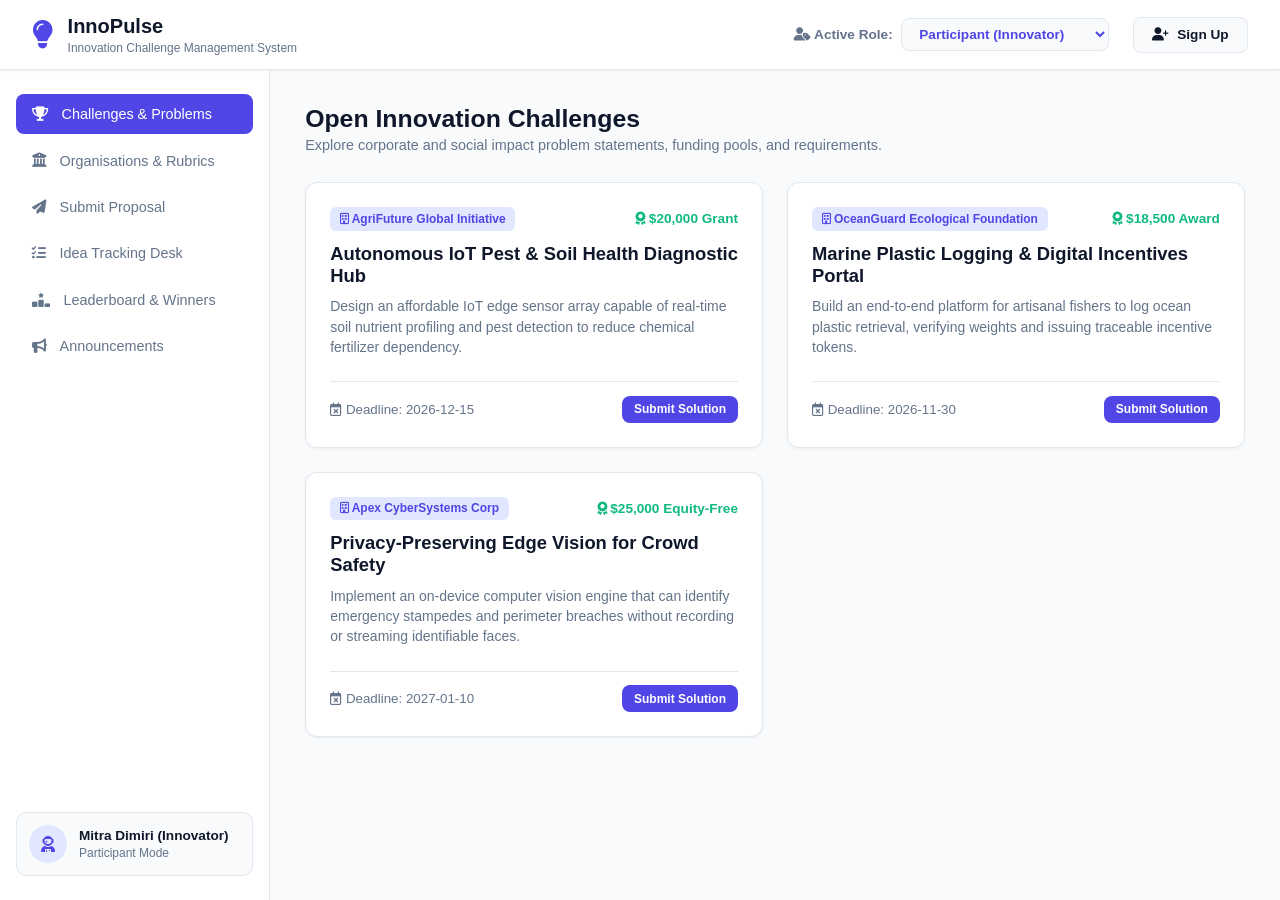
<file: index.html>
<!DOCTYPE html>
<html lang="en">
<head>
    <meta charset="UTF-8">
    <meta name="viewport" content="width=device-width, initial-scale=1.0">
    <title>Innovation Challenge Management System</title>
    <link rel="stylesheet" href="style.css">
    <link rel="stylesheet" href="https://cdnjs.cloudflare.com/ajax/libs/font-awesome/6.4.0/css/all.min.css">
</head>
<body>

    <!-- Top Navigation Bar -->
    <header class="navbar">
        <div class="nav-brand">
            <i class="fa-solid fa-lightbulb"></i>
            <div>
                <h1>InnoPulse</h1>
                <small>Innovation Challenge Management System</small>
            </div>
        </div>
        <div class="nav-controls">
            <div class="role-selector">
                <label><i class="fa-solid fa-user-tag"></i> Active Role:</label>
                <select id="role-select">
                    <option value="participant">Participant (Innovator)</option>
                    <option value="organization">Organisation (Evaluator)</option>
                    <option value="public">Guest / Public Viewer</option>
                </select>
            </div>
            <div class="auth-buttons">
                <button class="btn btn-secondary" id="open-register-modal-btn">
                    <i class="fa-solid fa-user-plus"></i> Sign Up
                </button>
            </div>
        </div>
    </header>

    <!-- Main Layout -->
    <div class="app-layout">

    <!-- Left Sidebar Navigation -->
        <aside class="sidebar">
            <ul class="nav-links">
                <li class="active" data-tab="challenges">
                    <i class="fa-solid fa-trophy"></i> <span>Challenges & Problems</span>
                </li>
                <li data-tab="organizations">
                    <i class="fa-solid fa-building-columns"></i> <span>Organisations & Rubrics</span>
                </li>
                <li data-tab="submit-proposal" id="nav-item-submit">
                    <i class="fa-solid fa-paper-plane"></i> <span>Submit Proposal</span>
                </li>
                <li data-tab="my-ideas" id="nav-item-tracker">
                    <i class="fa-solid fa-list-check"></i> <span>Idea Tracking Desk</span>
                </li>
                <li data-tab="evaluate" id="nav-item-eval">
                    <i class="fa-solid fa-check-to-slot"></i> <span>Evaluation Panel</span>
                </li>
                <li data-tab="leaderboard">
                    <i class="fa-solid fa-ranking-star"></i> <span>Leaderboard & Winners</span>
                </li>
                <li data-tab="announcements">
                    <i class="fa-solid fa-bullhorn"></i> <span>Announcements</span>
                </li>
            </ul>

            <div class="user-badge" id="current-user-card">
                <div class="avatar"><i class="fa-solid fa-user-astronaut"></i></div>
                <div class="user-meta">
                    <strong id="badge-name">Dev Team Nova</strong>
                    <span id="badge-role">Participant Mode</span>
                </div>
            </div>
        </aside>

    <!-- Main Content Area -->
        <main class="content-container">

        <!-- 1. Challenges Section -->
            <section id="challenges" class="tab-panel active">
                <div class="section-header">
                    <div>
                        <h2>Open Innovation Challenges</h2>
                        <p>Explore corporate and social impact problem statements, funding pools, and requirements.</p>
                    </div>
                    <button class="btn btn-primary" id="btn-create-challenge" style="display:none;">
                        <i class="fa-solid fa-plus"></i> Post New Challenge
                    </button>
                </div>

                <div class="grid-layout" id="challenge-list-container">
            <!-- Populated by JavaScript -->
                </div>
            </section>

        <!-- 2. Organisations & Evaluation Criteria Directory -->
            <section id="organizations" class="tab-panel">
                <div class="section-header">
                    <div>
                        <h2>Registered Host Organisations</h2>
                        <p>Every organisation posts their domain focus along with the published scoring rubrics used to judge submissions.</p>
                    </div>
                </div>
                <div class="grid-layout" id="org-list-container">
            <!-- Populated by JavaScript -->
                </div>
            </section>

        <!-- 3. Proposal Submission Form -->
            <section id="submit-proposal" class="tab-panel">
                <div class="card form-card">
                    <h2><i class="fa-solid fa-rocket"></i> Submit Innovation Proposal</h2>
                    <p>Deliver your project specs. You can attach links for pitch videos, hosted live demos, git repositories, or technical whitepapers.</p>

                    <form id="proposal-submission-form">
                        <div class="form-group">
                            <label for="sub-challenge">Target Challenge Problem Statement *</label>
                            <select id="sub-challenge" required>
                <!-- Populated dynamically -->
                            </select>
                        </div>

                        <div class="form-row">
                            <div class="form-group">
                                <label for="sub-title">Solution / Idea Title *</label>
                                <input type="text" id="sub-title" placeholder="e.g. AgriSense IoT Precision Harvester" required>
                            </div>
                            <div class="form-group">
                                <label for="sub-applicant">Participant / Team Name *</label>
                                <input type="text" id="sub-applicant" placeholder="Team name or Lead developer" required>
                            </div>
                        </div>

                        <div class="form-group">
                            <label for="sub-summary">Executive Summary & Technical Architecture *</label>
                            <textarea id="sub-summary" rows="4" placeholder="Detail how your system solves the challenge statement, the tech stack used, and the novelty factor..." required></textarea>
                        </div>

                        <h3 class="form-subheading"><i class="fa-solid fa-paperclip"></i> Multimedia & Deliverable Assets</h3>

                        <div class="form-row">
                            <div class="form-group">
                                <label><i class="fa-solid fa-video"></i> Pitch Video Link (YouTube / Vimeo / Loom)</label>
                                <input type="url" id="sub-video" placeholder="https://youtube.com/watch?v=...">
                            </div>
                            <div class="form-group">
                                <label><i class="fa-solid fa-globe"></i> Live Website / Deployed Web Demo</label>
                                <input type="url" id="sub-website" placeholder="https://your-solution-demo.app">
                            </div>
                        </div>

                        <div class="form-row">
                            <div class="form-group">
                                <label><i class="fa-brands fa-github"></i> Source Code Repository</label>
                                <input type="url" id="sub-github" placeholder="https://github.com/organization/repo">
                            </div>
                            <div class="form-group">
                                <label><i class="fa-solid fa-file-pdf"></i> Technical Documentation / PDF / Whitepaper</label>
                                <input type="url" id="sub-docs" placeholder="https://docs.google.com/... or cloud document link">
                            </div>
                        </div>

                        <button type="submit" class="btn btn-primary btn-block">
                            <i class="fa-solid fa-upload"></i> Complete Proposal Submission
                        </button>
                    </form>
                </div>
            </section>

        <!-- 4. Idea Tracking Desk -->
            <section id="my-ideas" class="tab-panel">
                <div class="section-header">
                    <div>
                        <h2>Idea Tracker Portal</h2>
                        <p>Live status tracker of all proposals submitted across active challenges.</p>
                    </div>
                </div>
                <div class="table-container card">
                    <table class="data-table">
                        <thead>
                            <tr>
                                <th>Idea / Solution</th>
                                <th>Target Challenge</th>
                                <th>Participant</th>
                                <th>Deliverables</th>
                                <th>Status</th>
                                <th>Evaluation Score</th>
                                <th>Feedback Notes</th>
                            </tr>
                        </thead>
                        <tbody id="tracker-table-body">
                <!-- Populated by JavaScript -->
                        </tbody>
                    </table>
                </div>
            </section>

        <!-- 5. Evaluation & Review Panel -->
            <section id="evaluate" class="tab-panel">
                <div class="section-header">
                    <div>
                        <h2>Organisation Review & Scoring Panel</h2>
                        <p>Grade submissions against the four standard 25-point rubrics (Max 100). The scores and status will be published directly to the public leaderboard.</p>
                    </div>
                </div>
                <div class="grid-layout" id="evaluation-cards-container">
            <!-- Populated by JavaScript -->
                </div>
            </section>

        <!-- 6. Public Leaderboard -->
            <section id="leaderboard" class="tab-panel">
                <div class="section-header">
                    <div>
                        <h2>Official Challenge Leaderboard & Results</h2>
                        <p>Real-time standings ranked by verified jury points.</p>
                    </div>
                    <div>
                        <select id="leaderboard-filter">
                            <option value="all">All Challenge Categories</option>
                        </select>
                    </div>
                </div>

        <!-- Top 3 Podium Highlights -->
                <div class="podium-grid" id="podium-display">
            <!-- Populated by JavaScript -->
                </div>

                <div class="card table-container">
                    <table class="data-table">
                        <thead>
                            <tr>
                                <th>Rank</th>
                                <th>Solution Title</th>
                                <th>Participant</th>
                                <th>Challenge Domain</th>
                                <th>Verified Score</th>
                                <th>Status</th>
                                <th>Demo Link</th>
                            </tr>
                        </thead>
                        <tbody id="leaderboard-table-body">
                <!-- Populated by JavaScript -->
                        </tbody>
                    </table>
                </div>
            </section>

        <!-- 7. Announcements -->
            <section id="announcements" class="tab-panel">
                <div class="section-header">
                    <div>
                        <h2>Official Bulletins & Announcements</h2>
                        <p>Key dates, shortlist milestones, and winner declarations.</p>
                    </div>
                    <button class="btn btn-primary" id="btn-create-announcement" style="display:none;">
                        <i class="fa-solid fa-plus"></i> Post Announcement
                    </button>
                </div>
                <div class="announcements-stream" id="announcements-container">
            <!-- Populated by JavaScript -->
                </div>
            </section>

        </main>
    </div>

    <!-- Registration Modal (Participant & Org) -->
    <div class="modal-overlay" id="register-modal">
        <div class="modal card">
            <button class="close-btn" id="close-reg-modal">&times;</button>
                <h2>Join the Platform</h2>
                <div class="tab-switcher">
                    <button class="tab-btn active" id="tab-reg-participant">Participant Signup</button>
                    <button class="tab-btn" id="tab-reg-org">Organisation Signup</button>
                </div>

        <!-- Participant Form -->
                <form id="participant-reg-form">
                    <div class="form-group">
                        <label>Full Name / Team Name *</label>
                        <input type="text" id="reg-part-name" required placeholder="e.g. Mitra Dimiri / CyberSquad">
                    </div>
                    <div class="form-group">
                        <label>Email Address *</label>
                        <input type="email" id="reg-part-email" required placeholder="dev@domain.com">
                    </div>
                    <div class="form-group">
                        <label>Primary Skillset / Domain *</label>
                        <input type="text" id="reg-part-skills" required placeholder="e.g. Full-Stack Python, ML, IoT">
                    </div>
                    <button type="submit" class="btn btn-primary btn-block">Complete Participant Registration</button>
                </form>

        <!-- Organisation Form -->
                <form id="org-reg-form" style="display: none;">
                    <div class="form-group">
                        <label>Organisation / Company Name *</label>
                        <input type="text" id="reg-org-name" required placeholder="e.g. AgriFuture Foundation">
                    </div>
                    <div class="form-group">
                        <label>Corporate Email *</label>
                        <input type="email" id="reg-org-email" required placeholder="challenges@agrifuture.org">
                    </div>
                    <div class="form-group">
                        <label>Domain Focus / Mission Bio *</label>
                        <textarea id="reg-org-bio" rows="3" required placeholder="Brief description of your organisation and challenge mission..."></textarea>
                    </div>
                    <div class="form-group">
                        <label>Primary Evaluation Criteria Published in Bio *</label>
                        <input type="text" id="reg-org-criteria" required placeholder="e.g. 1. Scalability (25%), 2. Usability (25%), 3. Tech Stack (25%), 4. Impact (25%)">
                    </div>
                    <button type="submit" class="btn btn-primary btn-block">Register Organisation</button>
                </form>
            </div>
        </div>

    <!-- Challenge Creation Modal -->
        <div class="modal-overlay" id="challenge-modal">
            <div class="modal card">
                <button class="close-btn" id="close-challenge-modal">&times;</button>
                <h2>Post an Innovation Challenge</h2>
                <form id="challenge-create-form">
                    <div class="form-group">
                        <label>Host Organisation *</label>
                        <input type="text" id="ch-org-name" readonly value="AgriFuture Labs">
                    </div>
                    <div class="form-group">
                        <label>Challenge Title *</label>
                        <input type="text" id="ch-title" required placeholder="e.g. Autonomous Field Crop Health Analyzer">
                    </div>
                    <div class="form-group">
                        <label>Problem Statement *</label>
                        <textarea id="ch-desc" rows="4" required placeholder="Detail the concrete issue, scope, and technical hurdles..."></textarea>
                    </div>
                    <div class="form-row">
                        <div class="form-group">
                            <label>Prize Grant / Award *</label>
                            <input type="text" id="ch-prize" required placeholder="e.g. $15,000 USD Grant">
                        </div>
                        <div class="form-group">
                            <label>Submission Deadline *</label>
                            <input type="date" id="ch-deadline" required>
                        </div>
                    </div>
                    <button type="submit" class="btn btn-primary btn-block">Publish Challenge</button>
                </form>
            </div>
        </div>

    <!-- Announcement Creation Modal -->
        <div class="modal-overlay" id="announcement-modal">
            <div class="modal card">
                <button class="close-btn" id="close-announcement-modal">&times;</button>
                <h2>Publish Official Announcement</h2>
                <form id="announcement-create-form">
                    <div class="form-group">
                        <label>Announcement Headline *</label>
                        <input type="text" id="an-title" required placeholder="e.g. Grand Finalist Shortlist Announced">
                    </div>
                    <div class="form-group">
                        <label>Category *</label>
                        <select id="an-category">
                            <option value="Milestone">Milestone</option>
                            <option value="Shortlist">Shortlist</option>
                            <option value="Winners">Winners Proclamation</option>
                            <option value="Deadline Extension">Deadline Notice</option>
                        </select>
                    </div>
                    <div class="form-group">
                        <label>Details / Body Content *</label>
                        <textarea id="an-content" rows="4" required placeholder="Compose official release..."></textarea>
                    </div>
                    <button type="submit" class="btn btn-primary btn-block">Broadcast Bulletin</button>
                </form>
            </div>
        </div>

    <!-- Evaluation Modal -->
        <div class="modal-overlay" id="eval-scoring-modal">
            <div class="modal card">
                <button class="close-btn" id="close-eval-modal">&times;</button>
                <h2>Score & Review Proposal</h2>
                <p id="eval-modal-subheading" style="color:var(--text-muted); margin-bottom:1rem;"></p>

                <form id="scoring-form">
                    <input type="hidden" id="eval-proposal-id">

                    <div class="criteria-row">
                        <div class="crit-label">
                            <strong>1. Innovation & Novelty (Max 25)</strong>
                            <span id="score1-val" class="pill">20</span>
                        </div>
                        <input type="range" id="score1" min="0" max="25" value="20" class="score-slider">
                    </div>

                    <div class="criteria-row">
                        <div class="crit-label">
                            <strong>2. Technical Feasibility & Architecture (Max 25)</strong>
                            <span id="score2-val" class="pill">22</span>
                        </div>
                        <input type="range" id="score2" min="0" max="25" value="22" class="score-slider">
                    </div>

                    <div class="criteria-row">
                        <div class="crit-label">
                            <strong>3. Scalability & Market Impact (Max 25)</strong>
                            <span id="score3-val" class="pill">21</span>
                        </div>
                        <input type="range" id="score3" min="0" max="25" value="21" class="score-slider">
                    </div>

                    <div class="criteria-row">
                        <div class="crit-label">
                            <strong>4. Prototype Execution & Polish (Max 25)</strong>
                            <span id="score4-val" class="pill">23</span>
                        </div>
                        <input type="range" id="score4" min="0" max="25" value="23" class="score-slider">
                    </div>

                    <div class="total-score-badge">
                        <span>Calculated Final Score:</span>
                        <span class="score-sum" id="total-score-display">86 / 100</span>
                    </div>

                    <div class="form-group">
                        <label>Jury Feedback / Recommendations</label>
                        <textarea id="eval-feedback" rows="3" placeholder="Provide actionable evaluation notes for the innovators..."></textarea>
                    </div>

                    <div class="form-group">
                        <label>Update Proposal Status *</label>
                        <select id="eval-status-select" required>
                            <option value="Reviewed">Reviewed</option>
                            <option value="Finalist">Promote to Shortlisted Finalist</option>
                            <option value="Winner">Award as Grand Winner 🏆</option>
                        </select>
                    </div>

                    <button type="submit" class="btn btn-primary btn-block">
                        <i class="fa-solid fa-cloud-arrow-up"></i> Publish Evaluation & Update Leaderboard
                    </button>
                </form>
            </div>
        </div>

    <script src="script.js"></script>
</body>
</html>
</file>
<file: style.css>
:root {
    --primary: #4f46e5;
    --primary-hover: #4338ca;
    --primary-light: #e0e7ff;
    --secondary: #0ea5e9;
    --bg-main: #f8fafc;
    --bg-surface: #ffffff;
    --border: #e2e8f0;
    --text-main: #0f172a;
    --text-muted: #64748b;
    --success: #10b981;
    --success-light: #d1fae5;
    --warning: #f59e0b;
    --warning-light: #fef3c7;
    --danger: #ef4444;
    --radius: 12px;
    --shadow-sm: 0 1px 3px rgba(0,0,0,0.06);
    --shadow-md: 0 4px 6px -1px rgba(0,0,0,0.1), 0 2px 4px -2px rgba(0,0,0,0.06);
    --transition: all 0.2s cubic-bezier(0.4, 0, 0.2, 1);
}

* {
    box-sizing: border-box;
    margin: 0;
    padding: 0;
    font-family: -apple-system, BlinkMacSystemFont, "Segoe UI", Roboto, Helvetica, Arial, sans-serif;
}

body {
    background-color: var(--bg-main);
    color: var(--text-main);
    min-height: 100vh;
    display: flex;
    flex-direction: column;
}

/* Navbar */
.navbar {
    background: var(--bg-surface);
    border-bottom: 1px solid var(--border);
    padding: 0.85rem 2rem;
    display: flex;
    justify-content: space-between;
    align-items: center;
    position: sticky;
    top: 0;
    z-index: 50;
    box-shadow: var(--shadow-sm);
}

.nav-brand {
    display: flex;
    align-items: center;
    gap: 0.85rem;
}

.nav-brand i {
    font-size: 1.8rem;
    color: var(--primary);
}

.nav-brand h1 {
    font-size: 1.25rem;
    font-weight: 700;
    line-height: 1.2;
}

.nav-brand small {
    color: var(--text-muted);
    font-size: 0.75rem;
}

.nav-controls {
    display: flex;
    align-items: center;
    gap: 1.5rem;
}

.role-selector {
    display: flex;
    align-items: center;
    gap: 0.5rem;
    font-size: 0.85rem;
    font-weight: 600;
    color: var(--text-muted);
}

.role-selector select {
    padding: 0.45rem 0.85rem;
    border-radius: 8px;
    border: 1px solid var(--border);
    background: var(--bg-main);
    font-size: 0.85rem;
    font-weight: 600;
    color: var(--primary);
    outline: none;
    cursor: pointer;
}

/* Layout */
.app-layout {
    display: flex;
    flex: 1;
}

/* Sidebar */
.sidebar {
    width: 270px;
    background: var(--bg-surface);
    border-right: 1px solid var(--border);
    display: flex;
    flex-direction: column;
    justify-content: space-between;
    padding: 1.5rem 1rem;
}

.nav-links {
    list-style: none;
    display: flex;
    flex-direction: column;
    gap: 0.4rem;
}

.nav-links li {
    display: flex;
    align-items: center;
    gap: 0.85rem;
    padding: 0.75rem 1rem;
    border-radius: 8px;
    color: var(--text-muted);
    cursor: pointer;
    font-weight: 500;
    font-size: 0.9rem;
    transition: var(--transition);
}

.nav-links li:hover {
    background: var(--primary-light);
    color: var(--primary);
}

.nav-links li.active {
    background: var(--primary);
    color: #fff;
}

.user-badge {
    display: flex;
    align-items: center;
    gap: 0.75rem;
    padding: 0.75rem;
    border-radius: 10px;
    background: var(--bg-main);
    border: 1px solid var(--border);
}

.user-badge .avatar {
    width: 38px;
    height: 38px;
    border-radius: 50%;
    background: var(--primary-light);
    color: var(--primary);
    display: flex;
    align-items: center;
    justify-content: center;
    font-size: 1rem;
}

.user-meta strong {
    display: block;
    font-size: 0.85rem;
}

.user-meta span {
    font-size: 0.75rem;
    color: var(--text-muted);
}

/* Content */
.content-container {
    flex: 1;
    padding: 2.2rem;
    max-width: 1300px;
    margin: 0 auto;
    width: calc(100% - 270px);
}

.tab-panel {
    display: none;
}

.tab-panel.active {
    display: block;
    animation: fadeIn 0.25s ease-in-out;
}

@keyframes fadeIn {
    from { opacity: 0; transform: translateY(6px); }
    to { opacity: 1; transform: translateY(0); }
}

.section-header {
    display: flex;
    justify-content: space-between;
    align-items: center;
    margin-bottom: 1.8rem;
}

.section-header h2 {
    font-size: 1.55rem;
    font-weight: 700;
    color: var(--text-main);
}

.section-header p {
    color: var(--text-muted);
    font-size: 0.9rem;
    margin-top: 0.25rem;
}

/* Grids & Cards */
.grid-layout {
    display: grid;
    grid-template-columns: repeat(auto-fill, minmax(360px, 1fr));
    gap: 1.5rem;
}

.card {
    background: var(--bg-surface);
    border-radius: var(--radius);
    border: 1px solid var(--border);
    box-shadow: var(--shadow-sm);
    padding: 1.5rem;
    transition: var(--transition);
}

.card:hover {
    box-shadow: var(--shadow-md);
}

/* Challenge Cards */
.challenge-card {
    display: flex;
    flex-direction: column;
    justify-content: space-between;
}

.card-top {
    display: flex;
    justify-content: space-between;
    align-items: center;
    margin-bottom: 0.75rem;
}

.org-tag {
    background: var(--primary-light);
    color: var(--primary);
    font-weight: 600;
    font-size: 0.75rem;
    padding: 0.3rem 0.6rem;
    border-radius: 6px;
}

.prize-tag {
    color: var(--success);
    font-weight: 700;
    font-size: 0.85rem;
}

.challenge-card h3 {
    font-size: 1.15rem;
    margin-bottom: 0.6rem;
}

.challenge-card p {
    color: var(--text-muted);
    font-size: 0.875rem;
    line-height: 1.45;
    margin-bottom: 1rem;
}

.challenge-footer {
    display: flex;
    justify-content: space-between;
    align-items: center;
    border-top: 1px solid var(--border);
    padding-top: 0.85rem;
    margin-top: 0.5rem;
}

/* Buttons & Inputs */
.btn {
    display: inline-flex;
    align-items: center;
    gap: 0.5rem;
    padding: 0.6rem 1.15rem;
    border-radius: 8px;
    font-weight: 600;
    font-size: 0.85rem;
    border: none;
    cursor: pointer;
    transition: var(--transition);
    text-decoration: none;
}

.btn-primary {
    background: var(--primary);
    color: #fff;
}
.btn-primary:hover {
    background: var(--primary-hover);
}

.btn-secondary {
    background: var(--bg-main);
    border: 1px solid var(--border);
    color: var(--text-main);
}
.btn-secondary:hover {
    background: #f1f5f9;
}

.btn-sm {
    padding: 0.4rem 0.75rem;
    font-size: 0.75rem;
}

.btn-block {
    width: 100%;
    justify-content: center;
}

.form-group {
    margin-bottom: 1.15rem;
}

.form-group label {
    display: block;
    font-size: 0.85rem;
    font-weight: 600;
    margin-bottom: 0.4rem;
}

.form-group input,
.form-group textarea,
.form-group select {
    width: 100%;
    padding: 0.65rem 0.85rem;
    border: 1px solid var(--border);
    border-radius: 8px;
    font-size: 0.9rem;
    background: var(--bg-surface);
    outline: none;
    transition: var(--transition);
}

.form-group input:focus, 
.form-group textarea:focus, 
.form-group select:focus {
    border-color: var(--primary);
    box-shadow: 0 0 0 3px rgba(79, 70, 229, 0.15);
}

.form-row {
    display: grid;
    grid-template-columns: 1fr 1fr;
    gap: 1rem;
}

.form-card {
    max-width: 800px;
    margin: 0 auto;
}

.form-subheading {
    font-size: 1rem;
    margin: 1.5rem 0 1rem 0;
    padding-bottom: 0.5rem;
    border-bottom: 1px solid var(--border);
    color: var(--primary);
}

/* Tables */
.table-container {
    overflow-x: auto;
    padding: 0;
}

.data-table {
    width: 100%;
    border-collapse: collapse;
    text-align: left;
    font-size: 0.85rem;
}

.data-table th, 
.data-table td {
    padding: 1rem 1.25rem;
    border-bottom: 1px solid var(--border);
}

.data-table th {
    background: #f8fafc;
    font-weight: 600;
    color: var(--text-muted);
}

.data-table tbody tr:hover {
    background: #fafbfc;
}

/* Badges & Status */
.badge {
    display: inline-block;
    padding: 0.3rem 0.65rem;
    border-radius: 9999px;
    font-size: 0.75rem;
    font-weight: 700;
    text-transform: uppercase;
}

.badge-submitted {
    background: #f1f5f9;
    color: #475569;
}
.badge-reviewed {
    background: #e0f2fe;
    color: #0369a1;
}
.badge-finalist {
    background: var(--warning-light);
    color: #b45309;
}
.badge-winner {
    background: var(--success-light);
    color: #15803d;
}

.pill {
    background: var(--primary-light);
    color: var(--primary);
    padding: 0.15rem 0.5rem;
    border-radius: 6px;
    font-weight: 700;
}

.media-links {
    display: flex;
    gap: 0.5rem;
}

.media-links a {
    color: var(--text-muted);
    font-size: 0.95rem;
    transition: var(--transition);
}

.media-links a:hover {
    color: var(--primary);
}

/* Modals */
.modal-overlay {
    display: none;
    position: fixed;
    top: 0;
    left: 0;
    width: 100vw;
    height: 100vh;
    background: rgba(15, 23, 42, 0.6);
    backdrop-filter: blur(4px);
    z-index: 100;
    align-items: center;
    justify-content: center;
}

.modal-overlay.open {
    display: flex;
}

.modal {
    width: 100%;
    max-width: 540px;
    position: relative;
    max-height: 90vh;
    overflow-y: auto;
}

.close-btn {
    position: absolute;
    top: 1.25rem;
    right: 1.25rem;
    font-size: 1.5rem;
    background: none;
    border: none;
    cursor: pointer;
    color: var(--text-muted);
}

.tab-switcher {
    display: flex;
    gap: 0.5rem;
    margin: 1rem 0 1.5rem 0;
    background: var(--bg-main);
    padding: 0.35rem;
    border-radius: 8px;
}

.tab-btn {
    flex: 1;
    padding: 0.5rem;
    font-size: 0.85rem;
    border: none;
    background: transparent;
    cursor: pointer;
    border-radius: 6px;
    font-weight: 600;
}

.tab-btn.active {
    background: var(--bg-surface);
    color: var(--primary);
    box-shadow: var(--shadow-sm);
}

/* Criteria Sliders */
.criteria-row {
    margin-bottom: 1.15rem;
}

.crit-label {
    display: flex;
    justify-content: space-between;
    margin-bottom: 0.35rem;
    font-size: 0.85rem;
}

.score-slider {
    width: 100%;
    accent-color: var(--primary);
    cursor: pointer;
}

.total-score-badge {
    display: flex;
    justify-content: space-between;
    align-items: center;
    background: var(--primary-light);
    padding: 0.85rem 1.2rem;
    border-radius: 8px;
    font-weight: 700;
    color: var(--primary);
    margin: 1.25rem 0;
}

.total-score-badge .score-sum {
    font-size: 1.2rem;
}

/* Podium */
.podium-grid {
    display: grid;
    grid-template-columns: repeat(3, 1fr);
    gap: 1.5rem;
    margin-bottom: 2rem;
}

.podium-card {
    text-align: center;
    padding: 1.5rem;
    border-radius: var(--radius);
    background: var(--bg-surface);
    border: 1px solid var(--border);
    position: relative;
    overflow: hidden;
}

.podium-rank {
    font-size: 2.2rem;
    margin-bottom: 0.5rem;
}

.podium-card.first {
    border-top: 4px solid #f59e0b;
}

.podium-card.second {
    border-top: 4px solid #94a3b8;
}

.podium-card.third {
    border-top: 4px solid #b45309;
}

/* Announcements */
.announcement-entry {
    background: var(--bg-surface);
    border: 1px solid var(--border);
    border-radius: var(--radius);
    padding: 1.25rem;
    margin-bottom: 1rem;
    border-left: 5px solid var(--primary);
}

.an-meta {
    display: flex;
    gap: 1rem;
    font-size: 0.75rem;
    color: var(--text-muted);
    margin-top: 0.5rem;
}

/* Responsive */
@media (max-width: 900px) {
    .app-layout {
        flex-direction: column;
    }
    .sidebar {
        width: 100%;
        border-right: none;
        border-bottom: 1px solid var(--border);
    }
    .content-container {
        width: 100%;
        padding: 1.25rem;
    }
    .podium-grid {
        grid-template-columns: 1fr;
    }
    .form-row {
        grid-template-columns: 1fr;
    }
}
</file>
